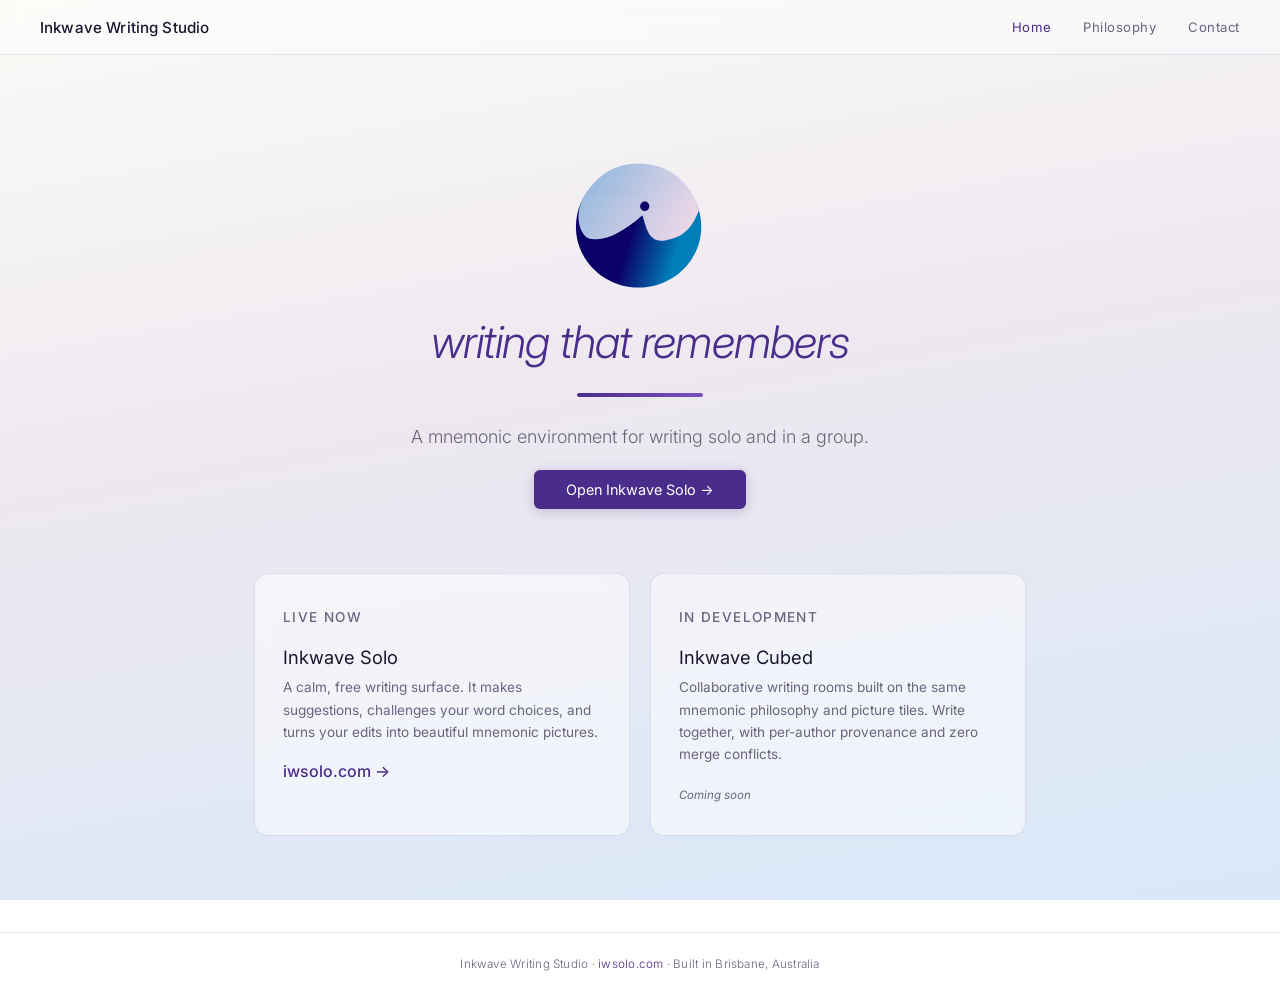
<file: index.html>
<!DOCTYPE html>
<html lang="en-AU">
<head>
  <meta charset="UTF-8" />
  <meta name="viewport" content="width=device-width, initial-scale=1.0" />

  <meta name="author" content="Peter Gibson" />
  <meta name="theme-color" content="#4a2d8a" />
  <link rel="icon" href="/favicon.svg" type="image/svg+xml" />
  <link rel="apple-touch-icon" href="/apple-touch-icon.png" />
  <link rel="manifest" href="/manifest.json" />
  <link rel="preconnect" href="https://fonts.googleapis.com" />
  <link rel="preconnect" href="https://fonts.gstatic.com" crossorigin />
  <link rel="alternate" hreflang="en" href="https://inkwave.me/" />
  <link rel="alternate" hreflang="en-AU" href="https://inkwave.me/" />
  <link rel="alternate" hreflang="x-default" href="https://inkwave.me/" />

  <title>Inkwave Writing Studio — Writing That Remembers</title>
  <meta name="description" content="Inkwave Writing Studio is a calm, beautiful writing environment. A mnemonic environment for writing solo and in a group. Inkwave Solo is live at iwsolo.com." />

  <link rel="canonical" href="https://inkwave.me/" />
  <link rel="alternate" hreflang="en-AU" href="https://inkwave.me/" />

  <meta property="og:type" content="website" />
  <meta property="og:url" content="https://inkwave.me/" />
  <meta property="og:title" content="Inkwave Writing Studio — Writing That Remembers" />
  <meta property="og:description" content="A mnemonic environment for writing solo and in a group. Inkwave Solo is live — free, no sign-up." />
  <meta property="og:image" content="https://inkwave.me/og-image.png" />
  <meta property="og:image:width" content="1200" />
  <meta property="og:image:height" content="630" />
  <meta property="og:locale" content="en_AU" />
  <meta property="og:site_name" content="Inkwave Writing Studio" />

  <meta name="twitter:card" content="summary_large_image" />
  <meta name="twitter:title" content="Inkwave Writing Studio — Writing That Remembers" />
  <meta name="twitter:description" content="A mnemonic environment for writing solo and in a group." />
  <meta name="twitter:image" content="https://inkwave.me/og-image.png" />

  <link rel="icon" type="image/svg+xml" href="/logo.svg" />
  <link rel="apple-touch-icon" href="/logo.svg" />
  <link rel="stylesheet" href="/style.css" />

  <script type="application/ld+json">
  {
    "@context": "https://schema.org",
    "@type": "WebSite",
    "name": "Inkwave Writing Studio",
    "alternateName": "Inkwave",
    "url": "https://inkwave.me",
    "description": "A mnemonic environment for writing solo and in a group. Calm, beautiful, and privacy-first.",
    "publisher": {
      "@type": "Organization",
      "name": "Inkwave Writing Studio",
      "url": "https://inkwave.me",
      "logo": { "@type": "ImageObject", "url": "https://inkwave.me/logo.svg" }
    }
  }
  </script>
</head>
<body>

  <a href="#main" class="skip-link">Skip to content</a>

  <nav aria-label="Main navigation">
    <a href="/" class="nav-logo" aria-label="Inkwave Writing Studio home">Inkwave Writing Studio</a>
    <div class="nav-links">
      <a href="/" class="active" aria-current="page">Home</a>
      <a href="/philosophy">Philosophy</a>
      <a href="/contact">Contact</a>
    </div>
  </nav>

  <main id="main">
    <section class="hero" aria-labelledby="hero-heading">
      <img src="/logo.svg" alt="Inkwave Writing Studio" class="logo" width="148" height="148" />

      <h1 id="hero-heading"><em>writing that remembers</em></h1>
      <div class="hero-bar" aria-hidden="true"></div>
      <p class="tagline">A mnemonic environment for writing solo and in a group.</p>

      <a href="https://iwsolo.com" class="cta" rel="noopener noreferrer" target="_blank">Open Inkwave Solo →</a>
    </section>

    <section class="products" aria-labelledby="products-heading">
      <h2 id="products-heading" class="sr-only">Products</h2>

      <article class="product">
        <p class="product-label">Live now</p>
        <h3>Inkwave Solo</h3>
        <p>A calm, free writing surface. It makes suggestions, challenges your word choices, and turns your edits into beautiful mnemonic pictures.</p>
        <a href="https://iwsolo.com" class="product-link" rel="noopener noreferrer" target="_blank">iwsolo.com →</a>
      </article>

      <article class="product">
        <p class="product-label">In development</p>
        <h3>Inkwave Cubed</h3>
        <p>Collaborative writing rooms built on the same mnemonic philosophy and picture tiles. Write together, with per-author provenance and zero merge conflicts.</p>
        <span class="product-dev">Coming soon</span>
      </article>
    </section>
  </main>

  <footer>
    <p>Inkwave Writing Studio &middot; <a href="https://iwsolo.com" rel="noopener noreferrer" target="_blank">iwsolo.com</a> &middot; Built in Brisbane, Australia</p>
  </footer>

</body>
</html>
</file>
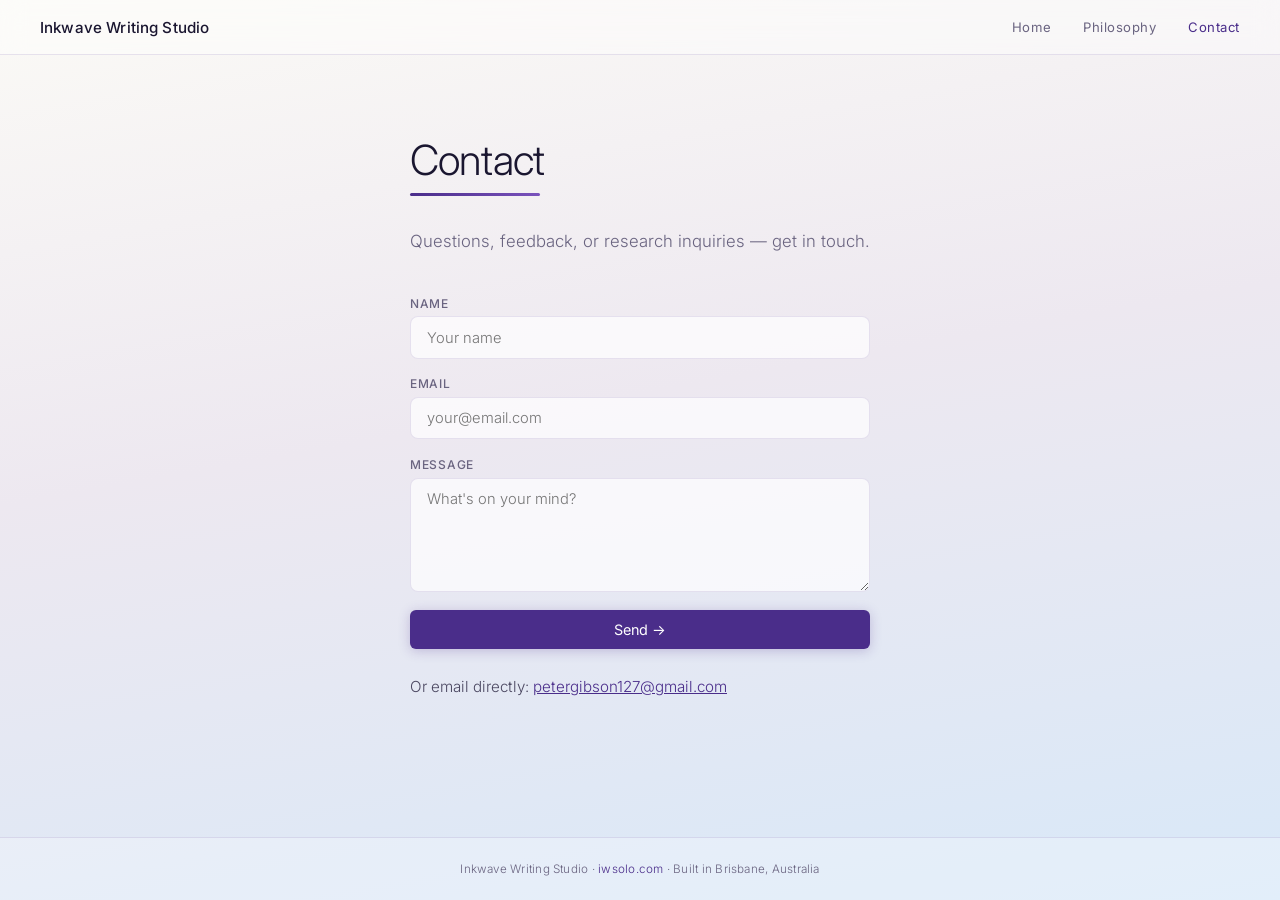
<file: contact.html>
<!DOCTYPE html>
<html lang="en-AU">
<head>
  <meta charset="UTF-8" />
  <meta name="viewport" content="width=device-width, initial-scale=1.0" />

  <meta name="author" content="Peter Gibson" />
  <meta name="theme-color" content="#4a2d8a" />
  <link rel="icon" href="/favicon.svg" type="image/svg+xml" />
  <link rel="apple-touch-icon" href="/apple-touch-icon.png" />
  <link rel="manifest" href="/manifest.json" />
  <link rel="preconnect" href="https://fonts.googleapis.com" />
  <link rel="preconnect" href="https://fonts.gstatic.com" crossorigin />
  <link rel="alternate" hreflang="en" href="https://inkwave.me/contact" />
  <link rel="alternate" hreflang="en-AU" href="https://inkwave.me/contact" />
  <link rel="alternate" hreflang="x-default" href="https://inkwave.me/contact" />

  <title>Contact | Inkwave Writing Studio</title>
  <meta name="description" content="Get in touch with Inkwave Writing Studio. Questions, feedback, and research inquiries welcome." />

  <link rel="canonical" href="https://inkwave.me/contact" />
  <link rel="alternate" hreflang="en-AU" href="https://inkwave.me/contact" />

  <meta property="og:type" content="website" />
  <meta property="og:url" content="https://inkwave.me/contact" />
  <meta property="og:title" content="Contact | Inkwave Writing Studio" />
  <meta property="og:description" content="Questions, feedback, and research inquiries welcome." />
  <meta property="og:image" content="https://inkwave.me/og-image.png" />
  <meta property="og:site_name" content="Inkwave Writing Studio" />

  <link rel="icon" type="image/svg+xml" href="/logo.svg" />
  <link rel="stylesheet" href="/style.css" />

  <script type="application/ld+json">
  {
    "@context": "https://schema.org",
    "@type": "ContactPage",
    "name": "Contact Inkwave Writing Studio",
    "url": "https://inkwave.me/contact",
    "publisher": {
      "@type": "Organization",
      "name": "Inkwave Writing Studio",
      "url": "https://inkwave.me",
      "contactPoint": {
        "@type": "ContactPoint",
        "contactType": "general",
        "email": "petergibson127@gmail.com"
      }
    }
  }
  </script>
</head>
<body>

  <a href="#main" class="skip-link">Skip to content</a>

  <nav aria-label="Main navigation">
    <a href="/" class="nav-logo" aria-label="Inkwave Writing Studio home">Inkwave Writing Studio</a>
    <div class="nav-links">
      <a href="/">Home</a>
      <a href="/philosophy">Philosophy</a>
      <a href="/contact" class="active" aria-current="page">Contact</a>
    </div>
  </nav>

  <main id="main" class="prose-page contact-page">
    <h1>Contact</h1>
    <div class="page-bar" aria-hidden="true"></div>
    <p class="lead">Questions, feedback, or research inquiries — get in touch.</p>

    <form class="contact-form" action="https://formspree.io/f/mjgqyqrq" method="POST">
      <label>
        Name
        <input type="text" name="name" autocomplete="name" placeholder="Your name" required />
      </label>
      <label>
        Email
        <input type="email" name="email" autocomplete="email" placeholder="your@email.com" required />
      </label>
      <label>
        Message
        <textarea name="message" rows="5" placeholder="What's on your mind?" required></textarea>
      </label>
      <button type="submit" class="cta">Send →</button>
    </form>

    <p class="contact-alt">Or email directly: <a href="mailto:petergibson127@gmail.com">petergibson127@gmail.com</a></p>
  </main>

  <footer>
    <p>Inkwave Writing Studio &middot; <a href="https://iwsolo.com" rel="noopener noreferrer" target="_blank">iwsolo.com</a> &middot; Built in Brisbane, Australia</p>
  </footer>

</body>
</html>
</file>
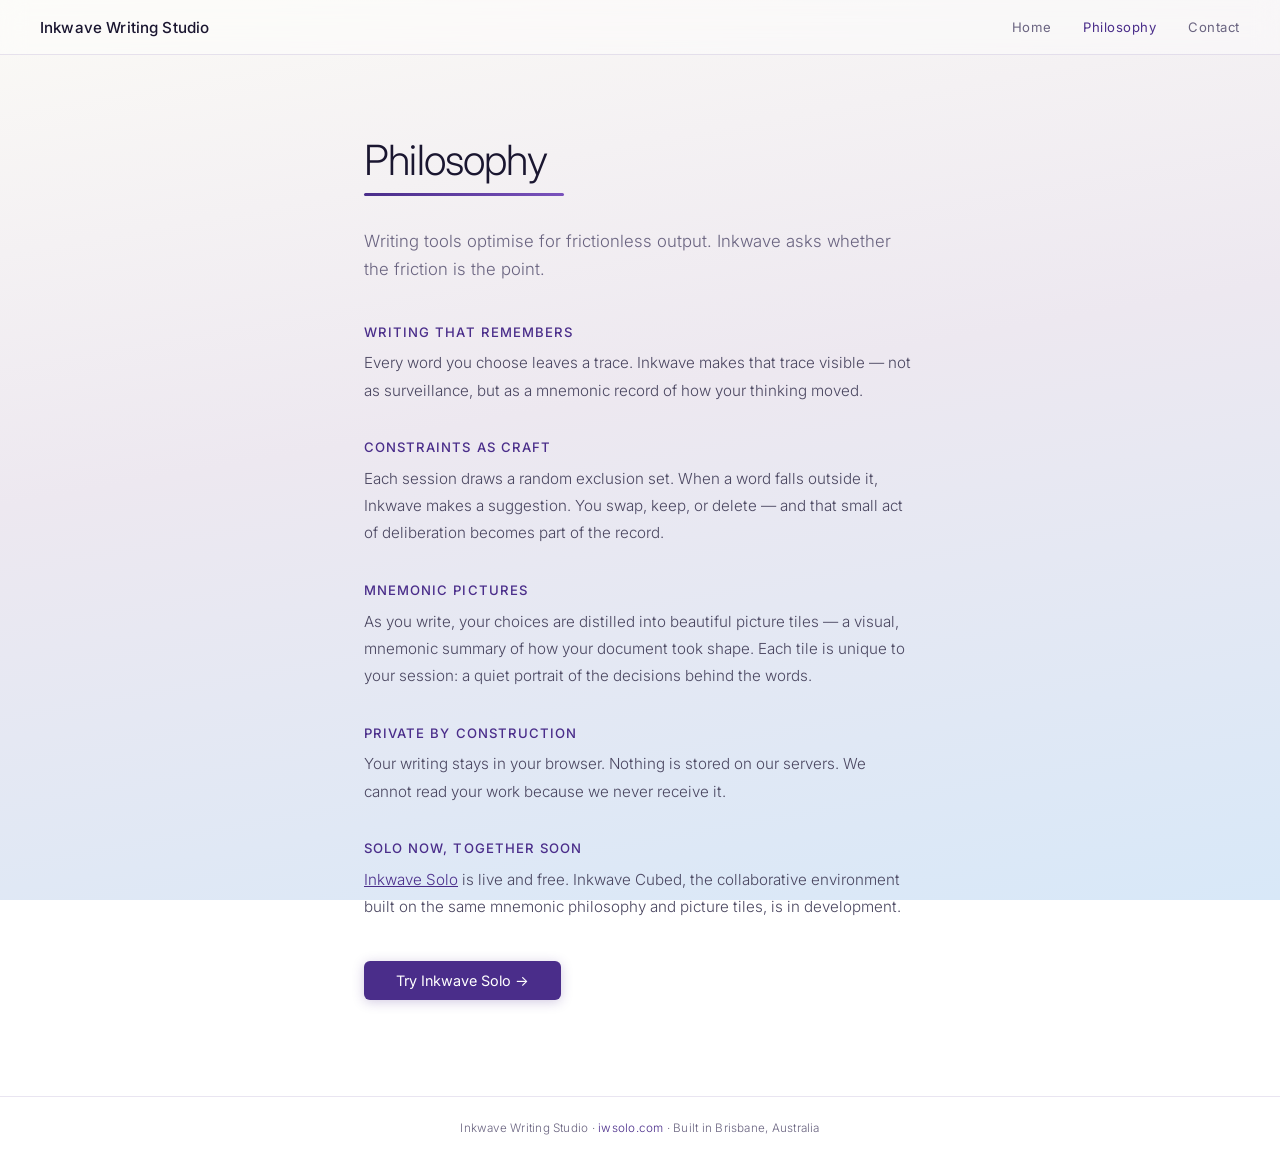
<file: philosophy.html>
<!DOCTYPE html>
<html lang="en-AU">
<head>
  <meta charset="UTF-8" />
  <meta name="viewport" content="width=device-width, initial-scale=1.0" />

  <meta name="author" content="Peter Gibson" />
  <meta name="theme-color" content="#4a2d8a" />
  <link rel="icon" href="/favicon.svg" type="image/svg+xml" />
  <link rel="apple-touch-icon" href="/apple-touch-icon.png" />
  <link rel="manifest" href="/manifest.json" />
  <link rel="preconnect" href="https://fonts.googleapis.com" />
  <link rel="preconnect" href="https://fonts.gstatic.com" crossorigin />
  <link rel="alternate" hreflang="en" href="https://inkwave.me/philosophy" />
  <link rel="alternate" hreflang="en-AU" href="https://inkwave.me/philosophy" />
  <link rel="alternate" hreflang="x-default" href="https://inkwave.me/philosophy" />

  <title>Philosophy | Inkwave Writing Studio</title>
  <meta name="description" content="The ideas behind Inkwave — why writing should be a mnemonic experience, how constraints become authorship, and why your words should never leave your device." />

  <link rel="canonical" href="https://inkwave.me/philosophy" />
  <link rel="alternate" hreflang="en-AU" href="https://inkwave.me/philosophy" />

  <meta property="og:type" content="article" />
  <meta property="og:url" content="https://inkwave.me/philosophy" />
  <meta property="og:title" content="Philosophy | Inkwave Writing Studio" />
  <meta property="og:description" content="Why writing should be a mnemonic experience, how constraints become authorship, and why your words should never leave your device." />
  <meta property="og:image" content="https://inkwave.me/og-image.png" />
  <meta property="og:site_name" content="Inkwave Writing Studio" />

  <meta name="twitter:card" content="summary_large_image" />
  <meta name="twitter:title" content="Philosophy | Inkwave Writing Studio" />
  <meta name="twitter:description" content="Why writing should be a mnemonic experience." />
  <meta name="twitter:image" content="https://inkwave.me/og-image.png" />

  <link rel="icon" type="image/svg+xml" href="/logo.svg" />
  <link rel="stylesheet" href="/style.css" />

  <script type="application/ld+json">
  {
    "@context": "https://schema.org",
    "@type": "Article",
    "headline": "Philosophy — The Ideas Behind Inkwave Writing Studio",
    "description": "Why writing should be a mnemonic experience, how constraints become authorship, and why your words should never leave your device.",
    "url": "https://inkwave.me/philosophy",
    "publisher": { "@type": "Organization", "name": "Inkwave Writing Studio", "url": "https://inkwave.me" }
  }
  </script>
</head>
<body>

  <a href="#main" class="skip-link">Skip to content</a>

  <nav aria-label="Main navigation">
    <a href="/" class="nav-logo" aria-label="Inkwave Writing Studio home">Inkwave Writing Studio</a>
    <div class="nav-links">
      <a href="/">Home</a>
      <a href="/philosophy" class="active" aria-current="page">Philosophy</a>
      <a href="/contact">Contact</a>
    </div>
  </nav>

  <main id="main" class="prose-page">
    <article>
      <h1>Philosophy</h1>
      <div class="page-bar" aria-hidden="true"></div>
      <p class="lead">Writing tools optimise for frictionless output. Inkwave asks whether the friction is the point.</p>

      <h2>Writing that remembers</h2>
      <p>
        Every word you choose leaves a trace. Inkwave makes that trace visible — not as surveillance,
        but as a mnemonic record of how your thinking moved.
      </p>

      <h2>Constraints as craft</h2>
      <p>
        Each session draws a random exclusion set. When a word falls outside it, Inkwave makes a
        suggestion. You swap, keep, or delete — and that small act of deliberation becomes part of
        the record.
      </p>

      <h2>Mnemonic pictures</h2>
      <p>
        As you write, your choices are distilled into beautiful picture tiles — a visual, mnemonic
        summary of how your document took shape. Each tile is unique to your session: a quiet portrait
        of the decisions behind the words.
      </p>

      <h2>Private by construction</h2>
      <p>
        Your writing stays in your browser. Nothing is stored on our servers. We cannot read your
        work because we never receive it.
      </p>

      <h2>Solo now, together soon</h2>
      <p>
        <a href="https://iwsolo.com" rel="noopener noreferrer" target="_blank">Inkwave Solo</a> is live and free.
        Inkwave Cubed, the collaborative environment built on the same mnemonic philosophy and
        picture tiles, is in development.
      </p>

      <div class="cta-block">
        <a href="https://iwsolo.com" class="cta" rel="noopener noreferrer" target="_blank">Try Inkwave Solo →</a>
      </div>
    </article>
  </main>

  <footer>
    <p>Inkwave Writing Studio &middot; <a href="https://iwsolo.com" rel="noopener noreferrer" target="_blank">iwsolo.com</a> &middot; Built in Brisbane, Australia</p>
  </footer>

</body>
</html>
</file>
<file: style.css>
@import url('https://fonts.googleapis.com/css2?family=Inter:wght@300;400;500&display=swap');

*, *::before, *::after { box-sizing: border-box; margin: 0; padding: 0; }

:root {
  --ink:    #1a1630;
  --purple: #4a2d8a;
  --light:  #7a52bc;
  --muted:  #6a6480;
  --bg:     linear-gradient(170deg, #fbfaf6 0%, #ede8f0 45%, #d8e8f8 100%);
  --card:   rgba(255,255,255,0.5);
  --border: rgba(74,45,138,0.12);
}

html { scroll-behavior: smooth; }

body {
  font-family: 'Inter', system-ui, sans-serif;
  background: var(--bg);
  background-attachment: fixed;
  color: var(--ink);
  min-height: 100vh;
  display: flex;
  flex-direction: column;
  -webkit-font-smoothing: antialiased;
}

/* ── Accessibility ── */
.skip-link {
  position: absolute; left: -9999px; top: auto; width: 1px; height: 1px; overflow: hidden;
}
.skip-link:focus {
  position: static; width: auto; height: auto;
  padding: 0.5rem 1rem; background: var(--purple); color: #fff; z-index: 100;
}
.sr-only {
  position: absolute; width: 1px; height: 1px; padding: 0;
  margin: -1px; overflow: hidden; clip: rect(0,0,0,0); border: 0;
}

/* ── Nav ── */
nav {
  display: flex;
  align-items: center;
  justify-content: space-between;
  padding: 1.1rem 2.5rem;
  background: rgba(255,255,255,0.4);
  backdrop-filter: blur(12px);
  border-bottom: 1px solid var(--border);
  position: sticky;
  top: 0;
  z-index: 10;
}

.nav-logo {
  font-size: 0.95rem;
  font-weight: 500;
  color: var(--ink);
  text-decoration: none;
  letter-spacing: 0.01em;
}

.nav-links { display: flex; gap: 2rem; }

.nav-links a {
  font-size: 0.82rem;
  font-weight: 400;
  color: var(--muted);
  text-decoration: none;
  letter-spacing: 0.04em;
  transition: color 0.15s;
}
.nav-links a:hover,
.nav-links a.active { color: var(--purple); }

/* ── Main ── */
main { flex: 1; }

/* ── Hero ── */
.hero {
  display: flex;
  flex-direction: column;
  align-items: center;
  text-align: center;
  padding: 6rem 1.5rem 4rem;
  gap: 1.2rem;
}

.logo {
  display: block;
}

.hero h1 {
  font-size: clamp(1.8rem, 3.8vw, 2.8rem);
  font-weight: 300;
  color: var(--ink);
  letter-spacing: -0.02em;
  line-height: 1.1;
  white-space: nowrap;
}

.hero h1 em {
  font-style: italic;
  color: var(--purple);
}

.tagline {
  font-size: clamp(0.95rem, 1.55vw, 1.12rem);
  color: var(--muted);
  font-weight: 300;
  white-space: nowrap;
  line-height: 1.55;
}

.hero-bar {
  width: 126px;
  height: 4px;
  border-radius: 2px;
  background: linear-gradient(90deg, var(--purple), var(--light));
  margin: 0.4rem 0;
}

/* ── CTA ── */
.cta {
  display: inline-block;
  padding: 0.7rem 2rem;
  background: var(--purple);
  color: #fff !important;
  -webkit-text-fill-color: #fff;
  text-decoration: none;
  border-radius: 6px;
  font-size: 0.9rem;
  font-family: inherit;
  font-weight: 400;
  border: none;
  cursor: pointer;
  transition: background 0.15s, box-shadow 0.15s;
  box-shadow: 0 2px 12px rgba(74,45,138,0.25);
}
.cta:hover {
  background: #6040a8;
  box-shadow: 0 4px 20px rgba(74,45,138,0.35);
}

/* ── Products section ── */
.products {
  display: grid;
  grid-template-columns: repeat(auto-fit, minmax(240px, 1fr));
  gap: 1.25rem;
  max-width: 820px;
  margin: 0 auto;
  padding: 0 1.5rem 6rem;
}

.product {
  background: var(--card);
  border: 1px solid var(--border);
  border-radius: 14px;
  padding: 2rem 1.75rem;
  backdrop-filter: blur(8px);
  transition: box-shadow 0.2s;
}
.product:hover {
  box-shadow: 0 4px 24px rgba(74,45,138,0.12);
}

.product-label {
  font-size: 0.7rem;
  font-weight: 500;
  letter-spacing: 0.1em;
  color: var(--light);
  text-transform: uppercase;
  margin-bottom: 0.6rem;
}

.product h3 {
  font-size: 1.15rem;
  font-weight: 400;
  color: var(--ink);
  margin-bottom: 0.5rem;
}

.product p {
  font-size: 0.85rem;
  color: var(--muted);
  line-height: 1.65;
  margin-bottom: 1.1rem;
}

.product-link {
  font-size: 1rem;
  color: var(--purple);
  text-decoration: none;
  font-weight: 500;
}
.product-link:hover { text-decoration: underline; }

.product-dev {
  font-size: 0.72rem;
  color: var(--muted);
  font-style: italic;
}

/* ── Prose pages ── */
.prose-page {
  max-width: 600px;
  margin: 0 auto;
  padding: 5rem 1.5rem 6rem;
}

.prose-page h1 {
  font-size: clamp(1.8rem, 5vw, 2.6rem);
  font-weight: 300;
  color: var(--ink);
  letter-spacing: -0.02em;
  margin-bottom: 0.5rem;
}

.prose-page .page-bar {
  width: 200px;
  height: 3px;
  background: linear-gradient(90deg, var(--purple), var(--light));
  border-radius: 2px;
  margin-bottom: 2rem;
}

.prose-page .lead {
  font-size: 1.05rem;
  color: var(--muted);
  font-weight: 300;
  margin-bottom: 2.5rem;
  line-height: 1.65;
}

.prose-page h2 {
  font-size: 0.82rem;
  font-weight: 500;
  color: var(--purple);
  letter-spacing: 0.08em;
  text-transform: uppercase;
  margin: 2.2rem 0 0.6rem;
}

.prose-page p {
  font-size: 0.95rem;
  color: #4a4660;
  line-height: 1.8;
  margin-bottom: 0.75rem;
  font-weight: 300;
}

.prose-page a { color: var(--purple); }
.prose-page a:hover { text-decoration: underline; }

.cta-block { margin-top: 2.5rem; }

/* ── Contact form ── */
.contact-form {
  display: flex;
  flex-direction: column;
  gap: 1.1rem;
  margin-bottom: 1.5rem;
}

.contact-form label {
  display: flex;
  flex-direction: column;
  gap: 0.35rem;
  font-size: 0.75rem;
  font-weight: 500;
  color: var(--muted);
  letter-spacing: 0.06em;
  text-transform: uppercase;
}

.contact-form input,
.contact-form textarea {
  background: rgba(255,255,255,0.7);
  border: 1px solid var(--border);
  border-radius: 8px;
  padding: 0.7rem 1rem;
  color: var(--ink);
  font-family: inherit;
  font-size: 0.92rem;
  font-weight: 300;
  outline: none;
  resize: vertical;
  transition: border-color 0.15s, box-shadow 0.15s;
}
.contact-form input:focus,
.contact-form textarea:focus {
  border-color: var(--purple);
  box-shadow: 0 0 0 3px rgba(74,45,138,0.08);
}

.contact-page .page-bar {
  width: 130px;
}

.contact-alt {
  font-size: 0.8rem;
  color: var(--muted);
  margin-top: 1.5rem;
  font-weight: 300;
}
.contact-alt a { color: var(--purple); }

/* ── Footer ── */
footer {
  text-align: center;
  padding: 1.5rem;
  font-size: 0.73rem;
  color: var(--muted);
  border-top: 1px solid var(--border);
  background: rgba(255,255,255,0.25);
  font-weight: 300;
  letter-spacing: 0.02em;
}
footer a { color: var(--purple); text-decoration: none; }
footer a:hover { text-decoration: underline; }

/* ── Responsive ── */
@media (max-width: 520px) {
  nav { padding: 1rem 1.25rem; }
  .nav-links { gap: 1.2rem; }
  .hero { padding: 4rem 1rem 3rem; }
  .prose-page { padding: 3.5rem 1.25rem 4rem; }
}
</file>
